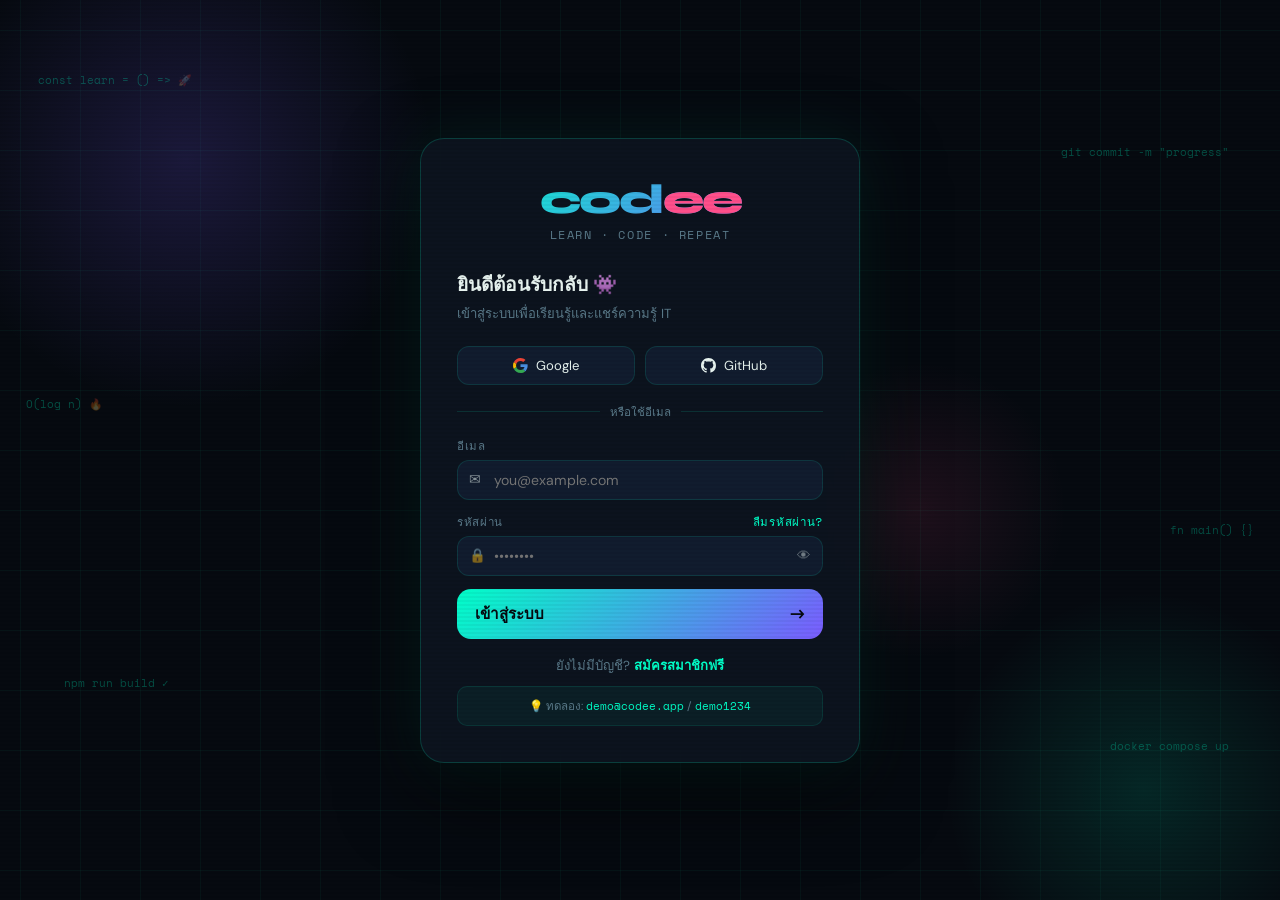
<file: index.html>
<!DOCTYPE html>
<html lang="th">
<head>
  <meta charset="UTF-8">
  <meta name="viewport" content="width=device-width, initial-scale=1.0">
  <title>Codee — Learn. Code. Repeat.</title>

  <!-- Google Fonts -->
  <link rel="preconnect" href="https://fonts.googleapis.com">
  <link href="https://fonts.googleapis.com/css2?family=Space+Mono:wght@400;700&family=Syne:wght@400;600;700;800&family=DM+Sans:wght@300;400;500&display=swap" rel="stylesheet">

  <!-- Stylesheets -->
  <link rel="stylesheet" href="css/base.css">
  <link rel="stylesheet" href="css/auth.css">
  <link rel="stylesheet" href="css/layout.css">
  <link rel="stylesheet" href="css/video.css">
  <link rel="stylesheet" href="css/modals.css">
</head>
<body>

<!-- ══════════════════════════════════
     AUTH SCREEN
══════════════════════════════════ -->
<div id="authScreen">

  <!-- Animated background -->
  <div style="position:absolute;inset:0;overflow:hidden;pointer-events:none;">
    <div style="position:absolute;inset:-50%;
      background-image:linear-gradient(rgba(0,255,200,.04) 1px,transparent 1px),
                       linear-gradient(90deg,rgba(0,255,200,.04) 1px,transparent 1px);
      background-size:60px 60px;animation:gridMove 20s linear infinite;"></div>
    <div style="position:absolute;top:-10%;left:-5%;width:500px;height:500px;border-radius:50%;
      background:radial-gradient(circle,rgba(123,92,255,.18) 0%,transparent 70%);"></div>
    <div style="position:absolute;bottom:-10%;right:-5%;width:400px;height:400px;border-radius:50%;
      background:radial-gradient(circle,rgba(0,255,200,.12) 0%,transparent 70%);"></div>
    <div style="position:absolute;top:40%;left:60%;width:300px;height:300px;border-radius:50%;
      background:radial-gradient(circle,rgba(255,79,139,.1) 0%,transparent 70%);"></div>
  </div>

  <!-- Floating code snippets -->
  <div class="float-code" style="top:8%;left:3%;animation-delay:0s">const learn = () =&gt; 🚀</div>
  <div class="float-code" style="top:16%;right:4%;animation-delay:1.5s">git commit -m "progress"</div>
  <div class="float-code" style="top:75%;left:5%;animation-delay:3s">npm run build ✓</div>
  <div class="float-code" style="top:82%;right:4%;animation-delay:.8s">docker compose up</div>
  <div class="float-code" style="top:44%;left:2%;animation-delay:2.2s">O(log n) 🔥</div>
  <div class="float-code" style="top:58%;right:2%;animation-delay:4s">fn main() {}</div>

  <!-- Auth Card -->
  <div class="auth-card" id="authCard">

    <div class="auth-logo">
      <div class="auth-logo-text">cod<em>ee</em></div>
      <div class="auth-logo-sub">LEARN · CODE · REPEAT</div>
    </div>

    <!-- ── LOGIN ── -->
    <div id="loginPanel">
      <div class="auth-title">ยินดีต้อนรับกลับ 👾</div>
      <div class="auth-sub">เข้าสู่ระบบเพื่อเรียนรู้และแชร์ความรู้ IT</div>

      <div class="social-row">
        <button class="social-btn" onclick="socialLogin('Google')">
          <svg width="15" height="15" viewBox="0 0 24 24">
            <path fill="#EA4335" d="M5.266 9.765A7.077 7.077 0 0 1 12 4.909c1.69 0 3.218.6 4.418 1.582L19.91 3C17.782 1.145 15.055 0 12 0 7.27 0 3.198 2.698 1.24 6.65l4.026 3.115z"/>
            <path fill="#34A853" d="M16.04 18.013c-1.09.703-2.474 1.078-4.04 1.078a7.077 7.077 0 0 1-6.723-4.823l-4.04 3.067A11.965 11.965 0 0 0 12 24c2.933 0 5.735-1.043 7.834-3l-3.793-2.987z"/>
            <path fill="#4A90E2" d="M19.834 21c2.195-2.048 3.62-5.096 3.62-9 0-.71-.109-1.473-.272-2.182H12v4.637h6.436c-.317 1.559-1.17 2.766-2.395 3.558L19.834 21z"/>
            <path fill="#FBBC05" d="M5.277 14.268A7.12 7.12 0 0 1 4.909 12c0-.782.125-1.533.357-2.235L1.24 6.65A11.934 11.934 0 0 0 0 12c0 1.92.445 3.73 1.237 5.335l4.04-3.067z"/>
          </svg>
          Google
        </button>
        <button class="social-btn" onclick="socialLogin('GitHub')">
          <svg width="15" height="15" viewBox="0 0 24 24" fill="var(--text)">
            <path d="M12 0C5.37 0 0 5.37 0 12c0 5.31 3.435 9.795 8.205 11.385.6.105.825-.255.825-.57 0-.285-.015-1.23-.015-2.235-3.015.555-3.795-.735-4.035-1.41-.135-.345-.72-1.41-1.23-1.695-.42-.225-1.02-.78-.015-.795.945-.015 1.62.87 1.845 1.23 1.08 1.815 2.805 1.305 3.495.99.105-.78.42-1.305.765-1.605-2.67-.3-5.46-1.335-5.46-5.925 0-1.305.465-2.385 1.23-3.225-.12-.3-.54-1.53.12-3.18 0 0 1.005-.315 3.3 1.23.96-.27 1.98-.405 3-.405s2.04.135 3 .405c2.295-1.56 3.3-1.23 3.3-1.23.66 1.65.24 2.88.12 3.18.765.84 1.23 1.905 1.23 3.225 0 4.605-2.805 5.625-5.475 5.925.435.375.81 1.095.81 2.22 0 1.605-.015 2.895-.015 3.3 0 .315.225.69.825.57A12.02 12.02 0 0 0 24 12c0-6.63-5.37-12-12-12z"/>
          </svg>
          GitHub
        </button>
      </div>

      <div class="divider">หรือใช้อีเมล</div>

      <div class="afield">
        <label class="alabel">อีเมล</label>
        <div class="ainput-wrap">
          <span class="ainput-icon">✉</span>
          <input type="email" class="ainput" id="loginEmail" placeholder="you@example.com" oninput="clearAuthErr()">
        </div>
      </div>

      <div class="afield">
        <label class="alabel">
          รหัสผ่าน
          <a onclick="forgotPwd()">ลืมรหัสผ่าน?</a>
        </label>
        <div class="ainput-wrap">
          <span class="ainput-icon">🔒</span>
          <input type="password" class="ainput" id="loginPass" placeholder="••••••••"
            oninput="clearAuthErr()" onkeydown="if(event.key==='Enter')doLogin()">
          <span class="ainput-eye" onclick="togglePwd('loginPass',this)">👁</span>
        </div>
      </div>

      <div class="auth-err" id="loginErr"></div>
      <button class="auth-submit" onclick="doLogin()">
        <span>เข้าสู่ระบบ</span><span style="font-size:1.1rem">→</span>
      </button>

      <div class="auth-switch">
        ยังไม่มีบัญชี? <span onclick="switchAuth('register')">สมัครสมาชิกฟรี</span>
      </div>

      <div style="text-align:center;margin-top:10px;padding:10px;background:rgba(0,255,200,.05);border:1px solid rgba(0,255,200,.1);border-radius:10px;font-size:.72rem;color:var(--muted);">
        💡 ทดลอง:
        <code style="color:var(--accent);font-family:'Space Mono',monospace;font-size:.7rem">demo@codee.app</code> /
        <code style="color:var(--accent);font-family:'Space Mono',monospace;font-size:.7rem">demo1234</code>
      </div>
    </div>

    <!-- ── REGISTER ── -->
    <div id="registerPanel" style="display:none">
      <div class="auth-title">สร้างบัญชีใหม่ 🚀</div>
      <div class="auth-sub">เข้าร่วมชุมชนนักพัฒนากว่า 38,000 คน</div>

      <div class="two-row" style="margin-bottom:13px">
        <div class="afield">
          <label class="alabel">ชื่อ</label>
          <div class="ainput-wrap">
            <span class="ainput-icon">👤</span>
            <input type="text" class="ainput" id="regName" placeholder="ชื่อของคุณ">
          </div>
        </div>
        <div class="afield">
          <label class="alabel">Username</label>
          <div class="ainput-wrap">
            <span class="ainput-icon" style="font-family:'Space Mono',monospace;font-size:.72rem;font-style:normal">@</span>
            <input type="text" class="ainput" id="regUser" placeholder="your_handle" oninput="checkUser(this)">
          </div>
          <div class="ustatus" id="ustatus"></div>
        </div>
      </div>

      <div class="afield">
        <label class="alabel">อีเมล</label>
        <div class="ainput-wrap">
          <span class="ainput-icon">✉</span>
          <input type="email" class="ainput" id="regEmail" placeholder="you@example.com">
        </div>
      </div>

      <div class="afield">
        <label class="alabel">รหัสผ่าน</label>
        <div class="ainput-wrap">
          <span class="ainput-icon">🔒</span>
          <input type="password" class="ainput" id="regPass" placeholder="อย่างน้อย 8 ตัวอักษร" oninput="checkStr(this.value)">
          <span class="ainput-eye" onclick="togglePwd('regPass',this)">👁</span>
        </div>
        <div class="sbar" id="sbar"><div class="sfill" id="sfill"></div></div>
        <div class="slbl" id="slbl"></div>
      </div>

      <div class="afield">
        <label class="alabel">สนใจด้านไหน?</label>
        <div class="int-wrap">
          <span class="int-tag" onclick="this.classList.toggle('on')">🌐 Web Dev</span>
          <span class="int-tag" onclick="this.classList.toggle('on')">📱 Mobile</span>
          <span class="int-tag" onclick="this.classList.toggle('on')">🤖 AI/ML</span>
          <span class="int-tag" onclick="this.classList.toggle('on')">🛡️ Security</span>
          <span class="int-tag" onclick="this.classList.toggle('on')">☁️ DevOps</span>
          <span class="int-tag" onclick="this.classList.toggle('on')">🦀 Rust/Go</span>
        </div>
      </div>

      <div class="auth-err" id="regErr"></div>
      <button class="auth-submit" onclick="doRegister()" style="background:linear-gradient(135deg,var(--accent2),var(--accent3))">
        <span>สร้างบัญชี</span><span style="font-size:1.1rem">✦</span>
      </button>

      <div class="auth-switch">
        มีบัญชีแล้ว? <span onclick="switchAuth('login')">เข้าสู่ระบบ</span>
      </div>
      <div style="text-align:center;font-size:.7rem;color:var(--muted);margin-top:8px;">
        การสมัครถือว่ายอมรับ <span style="color:var(--accent2);cursor:pointer">ข้อกำหนดการใช้งาน</span>
      </div>
    </div>

  </div><!-- /auth-card -->
</div><!-- /authScreen -->


<!-- ══════════════════════════════════
     MAIN APP
══════════════════════════════════ -->
<div id="mainApp" style="display:none;flex-direction:column;height:100%">

  <!-- TOPBAR -->
  <div class="topbar">
    <div class="logo" onclick="scrollTop()">cod<em>ee</em></div>

    <div class="search-wrap" id="swrap">
      <input type="text" id="sinput" placeholder="🔍  ค้นหาวิดีโอ หัวข้อ หรือถาม AI…" autocomplete="off">
      <span class="search-ic">⌘</span>
      <div class="sdd" id="sdd">
        <div class="sdd-hint"><em>AI</em> <span id="sddhint">พิมพ์เพื่อค้นหา…</span></div>
        <div id="sdditems"></div>
        <div class="sdd-ai">
          <div class="sdd-ai-lbl">✦ Codee AI ตอบ</div>
          <div class="sdd-ai-txt" id="sddai">ถามหรือค้นหาเพื่อดูคำตอบ</div>
        </div>
      </div>
    </div>

    <div class="nav-actions">
      <button class="btn-upload" onclick="openUpload()">＋ อัพโหลด</button>
      <div class="uavatar" id="uavbtn"
           style="background:linear-gradient(135deg,var(--accent2),var(--accent))"
           onclick="toggleUMenu()">
        <span id="uinit">?</span>
        <div class="umenu" id="umenu">
          <div class="umi" onclick="openProfile()">👤 โปรไฟล์ของฉัน</div>
          <div class="umi" onclick="openSaved()">🔖 วิดีโอที่บันทึก</div>
          <div class="umi" onclick="openMyVids()">🎬 วิดีโอของฉัน</div>
          <div class="um-div"></div>
          <div class="umi" onclick="doLogout()" style="color:var(--accent3)">🚪 ออกจากระบบ</div>
        </div>
      </div>
    </div>
  </div><!-- /topbar -->

  <div class="app-body">

    <!-- SIDEBAR -->
    <div class="sidebar">
      <div class="navi active" onclick="setNav(this,'all')"><span class="nav-ico">⚡</span> สำหรับคุณ</div>
      <div class="navi" onclick="setNav(this,'trending')"><span class="nav-ico">🔥</span> กำลังนิยม <span class="nav-bdg">12</span></div>
      <div class="navi" onclick="setNav(this,'saved')"><span class="nav-ico">🔖</span> บันทึกแล้ว</div>
      <div class="navi" onclick="setNav(this,'following')"><span class="nav-ico">👥</span> กำลังติดตาม</div>
      <div class="navi" onclick="setNav(this,'leaderboard')"><span class="nav-ico">🏆</span> ลีดเดอร์บอร์ด</div>
      <div class="nav-lbl">หมวดหมู่</div>
      <div class="navi" onclick="catFilter('Web')"><span class="nav-ico">🌐</span> Web Dev</div>
      <div class="navi" onclick="catFilter('Mobile')"><span class="nav-ico">📱</span> Mobile</div>
      <div class="navi" onclick="catFilter('AI')"><span class="nav-ico">🤖</span> AI / ML</div>
      <div class="navi" onclick="catFilter('Security')"><span class="nav-ico">🛡️</span> Security</div>
      <div class="navi" onclick="catFilter('DevOps')"><span class="nav-ico">☁️</span> DevOps</div>
      <div class="navi" onclick="catFilter('Game')"><span class="nav-ico">🎮</span> Game Dev</div>
      <div class="nav-lbl">แท็กยอดนิยม</div>
      <div class="tag-cloud">
        <span class="tag" onclick="tagSearch('javascript')">#js</span>
        <span class="tag" onclick="tagSearch('python')">#python</span>
        <span class="tag" onclick="tagSearch('react')">#react</span>
        <span class="tag" onclick="tagSearch('go')">#go</span>
        <span class="tag" onclick="tagSearch('rust')">#rust</span>
        <span class="tag" onclick="tagSearch('sql')">#sql</span>
        <span class="tag" onclick="tagSearch('docker')">#docker</span>
        <span class="tag" onclick="tagSearch('typescript')">#ts</span>
      </div>
    </div><!-- /sidebar -->

    <!-- FEED -->
    <div class="feed-area">
      <div class="feed-tabs">
        <div class="feed-tab active" onclick="setTab(this,'all')">⚡ For You</div>
        <div class="feed-tab" onclick="setTab(this,'trending')">🔥 Trending</div>
        <div class="feed-tab" onclick="setTab(this,'following')">👥 Following</div>
        <div class="feed-tab" onclick="setTab(this,'new')">🆕 New</div>
        <div class="feed-tab" onclick="setTab(this,'ai')">🤖 AI Picks</div>
      </div>
      <div class="vstack" id="vstack"></div>
    </div><!-- /feed-area -->

    <!-- RIGHT PANEL (AI Chat) -->
    <div class="rpanel">
      <div class="phdr"><div class="ldot"></div> Codee AI</div>
      <div class="stats-mini">
        <div class="stit"><div class="stnum">4.2K</div><div class="stlbl">วิดีโอ</div></div>
        <div class="stit"><div class="stnum">38K</div><div class="stlbl">ผู้ใช้</div></div>
        <div class="stit"><div class="stnum">∞</div><div class="stlbl">ความรู้</div></div>
      </div>
      <div class="aichat" id="aichat"></div>
      <div class="airow">
        <textarea class="aitxt" id="aiinput" placeholder="ถาม AI…" onkeydown="aiKey(event)"></textarea>
        <button class="aisend" id="aisend" onclick="sendAI()">↑</button>
      </div>
    </div><!-- /rpanel -->

  </div><!-- /app-body -->

  <!-- MOBILE NAV -->
  <div class="mobnav">
    <div class="mobnav-inner">
      <div class="mobi active" onclick="mobNav(this)"><div class="mobico">⚡</div>หน้าหลัก</div>
      <div class="mobi" onclick="mobNav(this);document.getElementById('sinput').focus()"><div class="mobico">🔍</div>ค้นหา</div>
      <button class="mobplus" onclick="openUpload()">＋</button>
      <div class="mobi" onclick="mobNav(this)"><div class="mobico">🔖</div>บันทึก</div>
      <div class="mobi" onclick="mobNav(this);openProfile()"><div class="mobico">👤</div>โปรไฟล์</div>
    </div>
  </div>

</div><!-- /mainApp -->


<!-- ══════════════════════════════════
     MODALS
══════════════════════════════════ -->

<!-- Upload -->
<div class="mbg" id="uploadM">
  <div class="mbox">
    <button class="closebtn" onclick="closeUpload()">✕</button>
    <div class="mtitle">อัพโหลดวิดีโอ</div>
    <div class="uzone" id="uzone"
         ondrop="onDrop(event)" ondragover="onDragOver(event)" ondragleave="onDragLeave()">
      <input type="file" id="fileinput" accept="video/*" onchange="onFileSelect(event)">
      <div id="uprompt">
        <div class="uzico">🎬</div>
        <div class="uztxt">ลากวิดีโอมาวางที่นี่ หรือ <strong>คลิกเพื่อเลือกไฟล์</strong><br>MP4, MOV, WebM · สูงสุด 500MB</div>
      </div>
    </div>
    <div class="uzprev" id="uzprev">
      <video id="pvid" controls></video>
      <div class="uzinfo" id="uzinfo"></div>
    </div>
    <div class="uprog" id="uprog">
      <div class="upbar"><div class="upfill" id="upfill"></div></div>
      <div class="uplbl" id="uplbl">กำลังอัพโหลด…</div>
    </div>
    <div class="ff"><label class="fl">ชื่อวิดีโอ *</label>
      <input class="fi" type="text" id="vtitle" placeholder="เช่น: สอน React Hooks ใน 5 นาที">
    </div>
    <div class="ff"><label class="fl">คำอธิบาย + แท็ก</label>
      <input class="fi" type="text" id="vdesc" placeholder="#javascript #react #webdev">
    </div>
    <div class="ff"><label class="fl">หมวดหมู่</label>
      <select class="fi" id="vcat" style="cursor:pointer">
        <option>Web Development</option>
        <option>Mobile Development</option>
        <option>AI / Machine Learning</option>
        <option>Security / Hacking</option>
        <option>DevOps / Cloud</option>
        <option>Game Development</option>
        <option>Database</option>
        <option>Algorithms</option>
      </select>
    </div>
    <div class="wnote">
      🔒 <strong>ลายน้ำอัตโนมัติ:</strong> เมื่อมีคนดาวน์โหลด ระบบจะฝัง
      <code style="color:var(--accent);font-family:'Space Mono',monospace;font-size:.73rem">@username · codee.app</code>
      ไว้ในคลิปเพื่อปกป้องลิขสิทธิ์
    </div>
    <div class="mact">
      <button class="bcancel" onclick="closeUpload()">ยกเลิก</button>
      <button class="bpub" onclick="publishVid()">🚀 เผยแพร่</button>
    </div>
  </div>
</div>

<!-- Comments -->
<div class="mbg" id="comM">
  <div class="mbox" style="max-width:470px">
    <button class="closebtn" onclick="window._comments.close()">✕</button>
    <div class="mtitle" id="comTitle">ความคิดเห็น</div>
    <div class="clist" id="clist"></div>
    <div class="comrow">
      <input type="text" class="cominp" id="cominp" placeholder="แสดงความคิดเห็น…"
             onkeydown="if(event.key==='Enter')window._comments.submit()">
      <button class="comsend" onclick="window._comments.submit()">ส่ง</button>
    </div>
  </div>
</div>

<!-- Share -->
<div class="mbg" id="shareM">
  <div class="mbox" style="max-width:400px">
    <button class="closebtn" onclick="window._share.close()">✕</button>
    <div class="mtitle">แชร์วิดีโอ</div>
    <div style="display:grid;grid-template-columns:1fr 1fr;gap:9px;margin-bottom:14px">
      <button class="abtn" style="justify-content:center;padding:13px" onclick="copyLink()">🔗 คัดลอกลิงก์</button>
      <button class="abtn" style="justify-content:center;padding:13px" onclick="shareTo('LINE')">💚 LINE</button>
      <button class="abtn" style="justify-content:center;padding:13px" onclick="shareTo('Facebook')">📘 Facebook</button>
      <button class="abtn" style="justify-content:center;padding:13px" onclick="shareTo('Twitter/X')">🐦 Twitter/X</button>
    </div>
    <div style="background:var(--surface2);border:1px solid var(--border);border-radius:10px;padding:9px 12px;display:flex;align-items:center;gap:8px">
      <span style="flex:1;font-family:'Space Mono',monospace;font-size:.7rem;color:var(--muted);overflow:hidden;text-overflow:ellipsis;white-space:nowrap" id="shareLink">https://codee.app/v/</span>
      <button class="bcancel" style="padding:4px 10px;font-size:.72rem" onclick="copyLink()">คัดลอก</button>
    </div>
  </div>
</div>

<!-- Profile Panel -->
<div class="ppanel" id="ppanel">
  <div class="psidebar">
    <button class="pclose" onclick="closeProfile()">← ปิด</button>
    <div class="phdr2">
      <div class="pavlg" id="pavlg" style="background:linear-gradient(135deg,var(--accent2),var(--accent))"></div>
      <div>
        <div class="pname" id="pname"></div>
        <div class="phandle" id="phandle"></div>
        <div class="pbio">นักพัฒนาที่หลงรักการแชร์ความรู้ด้าน IT 💻</div>
      </div>
    </div>
    <div class="pstats">
      <div class="psit"><div class="psnum" id="myvcount">0</div><div class="pslbl">วิดีโอ</div></div>
      <div class="psit"><div class="psnum">0</div><div class="pslbl">ผู้ติดตาม</div></div>
      <div class="psit"><div class="psnum">0</div><div class="pslbl">ติดตาม</div></div>
    </div>
    <div class="psec">
      <div class="psectitle">วิดีโอของฉัน</div>
      <div class="pgrid" id="myvgrid"></div>
    </div>
    <div class="psec">
      <div class="psectitle">วิดีโอที่บันทึก</div>
      <div id="svlist" style="font-size:.82rem;color:var(--muted)">ยังไม่มี</div>
    </div>
  </div>
</div>

<!-- Toast -->
<div class="toast" id="toast"></div>


<!-- ══════════════════════════════════
     SCRIPTS  (ES Modules)
══════════════════════════════════ -->
<script type="module" src="js/main.js"></script>

</body>
</html>
</file>
<file: css/base.css>
/* ══════════════════════════════════════
   base.css — CSS Variables & Reset
   Codee App
══════════════════════════════════════ */

:root {
  --bg:       #060a10;
  --surface:  #0d1520;
  --surface2: #111c2e;
  --border:   rgba(0, 255, 200, 0.12);
  --accent:   #00ffc8;
  --accent2:  #7b5cff;
  --accent3:  #ff4f8b;
  --text:     #e8f4f0;
  --muted:    #5a7a8a;
  --glow:     0 0 20px rgba(0, 255, 200, 0.25);
  --glow2:    0 0 20px rgba(123, 92, 255, 0.30);
  --radius:   12px;
  --radius-lg:20px;
}

* { margin: 0; padding: 0; box-sizing: border-box; }
html, body { height: 100%; overflow: hidden; }

body {
  background: var(--bg);
  color: var(--text);
  font-family: 'DM Sans', sans-serif;
  display: flex;
  flex-direction: column;
}

/* Scan-line overlay */
body::before {
  content: '';
  position: fixed; inset: 0;
  pointer-events: none; z-index: 9999;
  background: repeating-linear-gradient(
    0deg,
    transparent, transparent 2px,
    rgba(0, 0, 0, 0.04) 2px, rgba(0, 0, 0, 0.04) 4px
  );
}

/* ── Scrollbar ── */
::-webkit-scrollbar { width: 3px; height: 3px; }
::-webkit-scrollbar-track { background: transparent; }
::-webkit-scrollbar-thumb { background: var(--border); border-radius: 4px; }

/* ── Keyframes ── */
@keyframes gridMove   { to { transform: translate(60px, 60px); } }
@keyframes cardIn     { from { opacity: 0; transform: translateY(28px) scale(.97); } to { opacity: 1; transform: none; } }
@keyframes floatDrift { 0%{opacity:0;transform:translateY(0)} 20%{opacity:.28} 80%{opacity:.28} 100%{opacity:0;transform:translateY(-40px)} }
@keyframes shake      { 0%,100%{transform:none} 25%{transform:translateX(-6px)} 75%{transform:translateX(6px)} }
@keyframes pulse      { 0%,100%{opacity:1} 50%{opacity:.3} }
@keyframes slideIn    { from { transform: translateX(100%); } to { transform: none; } }

/* ── Utility ── */
.glow-text {
  background: linear-gradient(135deg, var(--accent), var(--accent2));
  -webkit-background-clip: text;
  -webkit-text-fill-color: transparent;
}
</file>
<file: css/auth.css>
/* ══════════════════════════════════════
   auth.css — Login / Register Screen
   Codee App
══════════════════════════════════════ */

#authScreen {
  position: fixed; inset: 0; z-index: 8000;
  background: var(--bg);
  display: flex; align-items: center; justify-content: center;
  overflow: hidden;
}

/* Floating code snippets */
.float-code {
  position: absolute;
  font-family: 'Space Mono', monospace;
  font-size: .68rem;
  color: rgba(0, 255, 200, 0.28);
  pointer-events: none;
  white-space: nowrap;
  animation: floatDrift 9s ease-in-out infinite;
}

/* Auth Card */
.auth-card {
  position: relative; z-index: 2;
  width: min(440px, 95vw);
  background: rgba(13, 21, 32, 0.93);
  border: 1px solid rgba(0, 255, 200, 0.18);
  border-radius: 24px;
  padding: 36px;
  backdrop-filter: blur(30px);
  box-shadow: 0 0 60px rgba(0,255,200,.08), 0 30px 80px rgba(0,0,0,.6);
  animation: cardIn .6s cubic-bezier(.34,1.56,.64,1) both;
  max-height: 96vh;
  overflow-y: auto;
}

/* Logo */
.auth-logo        { text-align: center; margin-bottom: 26px; }
.auth-logo-text   { font-family: 'Syne', sans-serif; font-weight: 800; font-size: 2.6rem; letter-spacing: -2px; background: linear-gradient(135deg, #00ffc8, #7b5cff); -webkit-background-clip: text; -webkit-text-fill-color: transparent; }
.auth-logo-text em{ -webkit-text-fill-color: #ff4f8b; font-style: normal; }
.auth-logo-sub    { font-size: .72rem; color: var(--muted); font-family: 'Space Mono', monospace; letter-spacing: .14em; margin-top: 2px; }

/* Headings */
.auth-title { font-family: 'Syne', sans-serif; font-weight: 700; font-size: 1.2rem; margin-bottom: 4px; }
.auth-sub   { font-size: .82rem; color: var(--muted); margin-bottom: 22px; }

/* Social buttons */
.social-row { display: flex; gap: 10px; margin-bottom: 18px; }
.social-btn {
  flex: 1; display: flex; align-items: center; justify-content: center; gap: 8px;
  background: var(--surface2); border: 1px solid var(--border); border-radius: var(--radius);
  padding: 10px; color: var(--text); font-family: 'DM Sans', sans-serif; font-size: .82rem;
  cursor: pointer; transition: all .2s;
}
.social-btn:hover { border-color: var(--accent); background: rgba(0,255,200,.06); }

/* Divider */
.divider { display: flex; align-items: center; gap: 10px; color: var(--muted); font-size: .72rem; margin-bottom: 16px; }
.divider::before, .divider::after { content: ''; flex: 1; height: 1px; background: var(--border); }

/* Form fields */
.afield      { margin-bottom: 13px; }
.alabel      { display: flex; justify-content: space-between; font-size: .72rem; color: var(--muted); font-family: 'Space Mono', monospace; letter-spacing: .06em; margin-bottom: 5px; }
.alabel a    { color: var(--accent); cursor: pointer; font-weight: 400; }
.ainput-wrap { position: relative; display: flex; align-items: center; }
.ainput-icon { position: absolute; left: 12px; font-size: .85rem; pointer-events: none; opacity: .55; }
.ainput {
  width: 100%; background: var(--surface2); border: 1px solid var(--border);
  border-radius: var(--radius); padding: 10px 36px;
  color: var(--text); font-family: 'DM Sans', sans-serif; font-size: .88rem;
  outline: none; transition: all .2s;
}
.ainput:focus { border-color: var(--accent); box-shadow: 0 0 0 3px rgba(0,255,200,.08); }
.ainput.shake { animation: shake .3s; }
.ainput-eye  { position: absolute; right: 12px; cursor: pointer; opacity: .45; font-size: .85rem; transition: opacity .2s; user-select: none; }
.ainput-eye:hover { opacity: 1; }

/* Password strength */
.sbar  { height: 4px; border-radius: 2px; background: var(--surface2); margin-top: 6px; overflow: hidden; display: none; }
.sfill { height: 100%; border-radius: 2px; transition: all .3s; }
.slbl  { font-size: .68rem; font-family: 'Space Mono', monospace; margin-top: 3px; }

/* Error message */
.auth-err      { background: rgba(255,79,139,.1); border: 1px solid rgba(255,79,139,.25); border-radius: 10px; padding: 8px 12px; font-size: .8rem; color: #ff4f8b; margin-bottom: 10px; display: none; }
.auth-err.show { display: block; }

/* Submit button */
.auth-submit {
  width: 100%; padding: 13px 18px; border: none; border-radius: 14px;
  background: linear-gradient(135deg, var(--accent), var(--accent2));
  color: var(--bg); font-family: 'Syne', sans-serif; font-weight: 700; font-size: .95rem;
  cursor: pointer; display: flex; align-items: center; justify-content: space-between;
  transition: all .2s; margin-top: 6px;
}
.auth-submit:hover { transform: translateY(-2px); box-shadow: 0 8px 30px rgba(0,255,200,.3); }

/* Switch link */
.auth-switch     { text-align: center; font-size: .82rem; color: var(--muted); margin-top: 16px; }
.auth-switch span{ color: var(--accent); cursor: pointer; font-weight: 600; }

/* Register extras */
.int-wrap  { display: flex; flex-wrap: wrap; gap: 6px; margin-top: 5px; }
.int-tag   { background: var(--surface2); border: 1px solid var(--border); border-radius: 20px; padding: 5px 12px; font-size: .76rem; cursor: pointer; transition: all .2s; user-select: none; }
.int-tag.on{ background: rgba(123,92,255,.2); border-color: var(--accent2); color: var(--accent2); }
.two-row   { display: flex; gap: 10px; margin-bottom: 0; }
.two-row .afield { flex: 1; }
.ustatus   { font-size: .68rem; font-family: 'Space Mono', monospace; margin-top: 3px; }
</file>
<file: css/layout.css>
/* ══════════════════════════════════════
   layout.css — Topbar, Sidebar, Feed, Right Panel
   Codee App
══════════════════════════════════════ */

/* ── TOPBAR ── */
.topbar {
  flex-shrink: 0; display: flex; align-items: center; gap: 12px;
  padding: 10px 20px;
  background: rgba(6, 10, 16, 0.95);
  border-bottom: 1px solid var(--border);
  backdrop-filter: blur(20px);
  position: relative; z-index: 100;
}
.logo    { font-family: 'Syne', sans-serif; font-weight: 800; font-size: 1.6rem; letter-spacing: -1px; background: linear-gradient(135deg, var(--accent), var(--accent2)); -webkit-background-clip: text; -webkit-text-fill-color: transparent; flex-shrink: 0; cursor: pointer; }
.logo em { -webkit-text-fill-color: var(--accent3); font-style: normal; }

/* Search */
.search-wrap        { flex: 1; max-width: 520px; position: relative; margin: 0 auto; }
.search-wrap input  { width: 100%; background: var(--surface); border: 1px solid var(--border); border-radius: var(--radius); padding: 9px 42px 9px 16px; color: var(--text); font-family: 'DM Sans', sans-serif; font-size: .9rem; outline: none; transition: all .25s; }
.search-wrap input:focus { border-color: var(--accent); box-shadow: var(--glow); }
.search-wrap input::placeholder { color: var(--muted); }
.search-ic { position: absolute; right: 12px; top: 50%; transform: translateY(-50%); color: var(--accent); pointer-events: none; font-size: .85rem; }

/* Search dropdown */
.sdd       { display: none; position: absolute; top: calc(100% + 6px); left: 0; right: 0; background: var(--surface); border: 1px solid var(--border); border-radius: 14px; z-index: 500; overflow: hidden; box-shadow: 0 20px 60px rgba(0,0,0,.6); max-height: 400px; overflow-y: auto; }
.sdd.open  { display: block; }
.sdd-hint  { padding: 10px 14px; border-bottom: 1px solid var(--border); font-size: .72rem; color: var(--muted); font-family: 'Space Mono', monospace; display: flex; align-items: center; gap: 6px; }
.sdd-hint em { color: var(--accent); font-style: normal; }
.sdd-item  { padding: 9px 14px; display: flex; align-items: center; gap: 10px; cursor: pointer; transition: background .15s; font-size: .84rem; }
.sdd-item:hover { background: rgba(0,255,200,.06); }
.sdd-ico   { color: var(--accent2); width: 20px; text-align: center; }
.sdd-ai    { padding: 13px; border-top: 1px solid var(--border); background: rgba(0,255,200,.04); }
.sdd-ai-lbl{ font-family: 'Space Mono', monospace; font-size: .62rem; color: var(--accent); margin-bottom: 5px; }
.sdd-ai-txt{ font-size: .82rem; line-height: 1.6; color: var(--text); }
.sdd-ai-txt code { background: var(--surface2); padding: 1px 5px; border-radius: 4px; font-family: 'Space Mono', monospace; font-size: .76rem; color: var(--accent); }

/* Nav actions */
.nav-actions { display: flex; gap: 8px; align-items: center; flex-shrink: 0; }
.btn-upload  { background: linear-gradient(135deg, var(--accent2), var(--accent3)); border: none; border-radius: 10px; padding: 8px 16px; color: #fff; font-family: 'Syne', sans-serif; font-weight: 600; font-size: .84rem; cursor: pointer; display: flex; align-items: center; gap: 6px; transition: all .2s; }
.btn-upload:hover { transform: translateY(-1px); box-shadow: 0 4px 20px rgba(123,92,255,.4); }

/* User avatar & dropdown */
.uavatar       { width: 34px; height: 34px; border-radius: 50%; display: flex; align-items: center; justify-content: center; font-family: 'Syne', sans-serif; font-weight: 700; font-size: .85rem; cursor: pointer; flex-shrink: 0; border: 2px solid var(--accent); position: relative; }
.umenu         { display: none; position: absolute; top: calc(100% + 8px); right: 0; background: var(--surface); border: 1px solid var(--border); border-radius: 14px; min-width: 185px; box-shadow: 0 20px 50px rgba(0,0,0,.5); z-index: 300; overflow: hidden; }
.umenu.open    { display: block; }
.umi           { padding: 11px 16px; cursor: pointer; font-size: .84rem; transition: background .15s; display: flex; align-items: center; gap: 10px; }
.umi:hover     { background: rgba(0,255,200,.06); color: var(--accent); }
.um-div        { height: 1px; background: var(--border); }

/* ── APP BODY ── */
.app-body { flex: 1; display: flex; overflow: hidden; }

/* ── SIDEBAR ── */
.sidebar { width: 210px; flex-shrink: 0; background: var(--surface); border-right: 1px solid var(--border); display: flex; flex-direction: column; padding: 10px 0; overflow-y: auto; }
.nav-lbl { font-size: .62rem; font-weight: 600; letter-spacing: .12em; color: var(--muted); padding: 10px 10px 4px; font-family: 'Space Mono', monospace; }
.navi       { display: flex; align-items: center; gap: 10px; padding: 8px 12px; border-radius: 10px; cursor: pointer; transition: all .2s; font-size: .86rem; color: var(--muted); margin: 1px 8px; }
.navi:hover,
.navi.active{ background: rgba(0,255,200,.08); color: var(--accent); }
.navi.active{ font-weight: 500; }
.nav-ico    { width: 18px; text-align: center; font-size: .95rem; }
.nav-bdg    { margin-left: auto; background: var(--accent3); color: #fff; border-radius: 6px; padding: 1px 6px; font-size: .68rem; font-weight: 600; }
.tag-cloud  { padding: 6px 10px; display: flex; flex-wrap: wrap; gap: 5px; }
.tag        { background: rgba(123,92,255,.12); border: 1px solid rgba(123,92,255,.22); color: var(--accent2); border-radius: 20px; padding: 3px 10px; font-size: .72rem; cursor: pointer; transition: all .2s; font-family: 'Space Mono', monospace; }
.tag:hover  { background: rgba(123,92,255,.28); }

/* ── FEED AREA ── */
.feed-area  { flex: 1; overflow: hidden; display: flex; flex-direction: column; min-width: 0; }
.feed-tabs  { display: flex; border-bottom: 1px solid var(--border); background: rgba(6,10,16,.8); padding: 0 16px; flex-shrink: 0; overflow-x: auto; scrollbar-width: none; }
.feed-tabs::-webkit-scrollbar { display: none; }
.feed-tab   { padding: 11px 16px; font-family: 'Syne', sans-serif; font-weight: 600; font-size: .85rem; color: var(--muted); cursor: pointer; border-bottom: 2px solid transparent; transition: all .2s; white-space: nowrap; flex-shrink: 0; }
.feed-tab.active { color: var(--accent); border-bottom-color: var(--accent); }
.feed-tab:hover  { color: var(--text); }
.vstack          { flex: 1; overflow-y: auto; scroll-snap-type: y mandatory; scrollbar-width: none; }
.vstack::-webkit-scrollbar { display: none; }

/* ── RIGHT PANEL (AI Chat) ── */
.rpanel    { width: 265px; flex-shrink: 0; background: var(--surface); border-left: 1px solid var(--border); display: flex; flex-direction: column; overflow: hidden; }
.phdr      { padding: 11px 13px; border-bottom: 1px solid var(--border); font-family: 'Syne', sans-serif; font-weight: 700; font-size: .87rem; display: flex; align-items: center; gap: 7px; }
.ldot      { width: 7px; height: 7px; border-radius: 50%; background: var(--accent); animation: pulse 2s infinite; }
.stats-mini{ display: flex; border-bottom: 1px solid var(--border); flex-shrink: 0; }
.stit      { flex: 1; padding: 7px 5px; text-align: center; border-right: 1px solid var(--border); }
.stit:last-child { border-right: none; }
.stnum     { font-family: 'Space Mono', monospace; font-size: .8rem; font-weight: 700; color: var(--accent); }
.stlbl     { font-size: .58rem; color: var(--muted); text-transform: uppercase; letter-spacing: .06em; }

/* AI Chat messages */
.aichat    { flex: 1; overflow-y: auto; padding: 10px; display: flex; flex-direction: column; gap: 8px; }
.msg       { display: flex; flex-direction: column; gap: 3px; }
.mbub      { padding: 9px 11px; border-radius: 12px; font-size: .79rem; line-height: 1.55; max-width: 96%; }
.msg.ai   .mbub { background: rgba(0,255,200,.07); border: 1px solid rgba(0,255,200,.13); color: var(--text); border-top-left-radius: 4px; }
.msg.user .mbub { background: rgba(123,92,255,.2); border: 1px solid rgba(123,92,255,.25); align-self: flex-end; border-top-right-radius: 4px; }
.mlbl      { font-family: 'Space Mono', monospace; font-size: .59rem; color: var(--muted); padding: 0 3px; }
.msg.user .mlbl { align-self: flex-end; }
.mbub code { background: var(--surface2); padding: 1px 5px; border-radius: 4px; font-family: 'Space Mono', monospace; font-size: .74rem; color: var(--accent); }
.mbub pre  { background: var(--surface2); border: 1px solid var(--border); border-radius: 8px; padding: 8px; margin-top: 6px; overflow-x: auto; font-size: .7rem; line-height: 1.5; }

/* AI input row */
.airow     { padding: 9px; border-top: 1px solid var(--border); display: flex; gap: 7px; }
.aitxt     { flex: 1; background: var(--surface2); border: 1px solid var(--border); border-radius: 10px; padding: 7px 10px; color: var(--text); font-family: 'DM Sans', sans-serif; font-size: .79rem; outline: none; resize: none; height: 35px; transition: border-color .2s; line-height: 1.4; }
.aitxt:focus { border-color: var(--accent); }
.aisend    { background: var(--accent2); border: none; border-radius: 10px; width: 35px; height: 35px; display: flex; align-items: center; justify-content: center; color: #fff; cursor: pointer; font-size: .9rem; transition: all .2s; flex-shrink: 0; }
.aisend:hover    { background: var(--accent); color: var(--bg); }
.aisend:disabled { opacity: .35; cursor: not-allowed; }

/* ── MOBILE NAV ── */
.mobnav         { display: none; flex-shrink: 0; background: var(--surface); border-top: 1px solid var(--border); padding: 7px 0 12px; }
.mobnav-inner   { display: flex; justify-content: space-around; align-items: center; }
.mobi           { display: flex; flex-direction: column; align-items: center; gap: 2px; color: var(--muted); cursor: pointer; transition: color .2s; font-size: .59rem; font-family: 'Space Mono', monospace; padding: 4px 8px; }
.mobi.active,
.mobi:hover     { color: var(--accent); }
.mobico         { font-size: 1.2rem; }
.mobplus        { background: linear-gradient(135deg, var(--accent2), var(--accent3)); border: none; border-radius: 13px; width: 48px; height: 33px; display: flex; align-items: center; justify-content: center; color: #fff; font-size: 1.25rem; cursor: pointer; }

/* ── RESPONSIVE ── */
@media (max-width: 900px) {
  .sidebar { display: none; }
  .rpanel  { display: none; }
  .mobnav  { display: block; }
  .vcard   { padding: 10px; height: calc(100vh - 110px); }
  .vplayer { width: min(250px, 44vw); }
}
@media (max-width: 620px) {
  .topbar                  { padding: 8px 10px; gap: 8px; }
  .nav-actions .btn-upload { display: none; }
  .logo                    { font-size: 1.3rem; }
  .search-wrap             { max-width: none; }
  .vcard   { flex-direction: column; padding: 10px; height: auto; min-height: 100%; }
  .vplayer { width: 100%; height: 270px; }
}
</file>
<file: css/video.css>
/* ══════════════════════════════════════
   video.css — Video Card & Action Buttons
   Codee App
══════════════════════════════════════ */

/* ── VIDEO CARD ── */
.vcard {
  scroll-snap-align: start;
  height: calc(100vh - 96px);
  min-height: 480px;
  display: flex; gap: 14px; padding: 14px;
  align-items: stretch; position: relative;
}
.vcard:not(:last-child)::after {
  content: ''; position: absolute; bottom: 0; left: 14px; right: 14px;
  height: 1px; background: var(--border);
}

/* ── VIDEO PLAYER ── */
.vplayer {
  flex-shrink: 0;
  width: min(330px, 50vw);
  background: #000;
  border-radius: 16px;
  position: relative; overflow: hidden;
  border: 1px solid var(--border);
  cursor: pointer; min-height: 300px;
}
.vthumb   { width: 100%; height: 100%; display: flex; align-items: center; justify-content: center; font-size: 4rem; }
.voverlay { position: absolute; inset: 0; background: linear-gradient(to top, rgba(0,0,0,.85) 0%, transparent 55%); display: flex; flex-direction: column; justify-content: flex-end; padding: 14px; }

/* Play button */
.playbtn {
  position: absolute; top: 50%; left: 50%; transform: translate(-50%, -50%);
  width: 52px; height: 52px; border-radius: 50%;
  background: rgba(0,255,200,.18); border: 2px solid var(--accent);
  display: flex; align-items: center; justify-content: center;
  font-size: 1.2rem; transition: all .2s; backdrop-filter: blur(8px);
}
.vplayer:hover .playbtn { background: rgba(0,255,200,.32); box-shadow: var(--glow); transform: translate(-50%,-50%) scale(1.08); }
.playbtn.playing         { background: rgba(0,255,200,.32); }

/* Watermark */
.vwm { position: absolute; bottom: 20px; right: 10px; font-family: 'Space Mono', monospace; font-size: .56rem; color: rgba(255,255,255,.3); pointer-events: none; }

/* Video tags & title */
.vtags  { display: flex; gap: 5px; flex-wrap: wrap; margin-bottom: 4px; }
.vtag   { background: rgba(0,255,200,.15); border: 1px solid rgba(0,255,200,.28); color: var(--accent); border-radius: 6px; padding: 2px 7px; font-family: 'Space Mono', monospace; font-size: .6rem; }
.vtitle { font-family: 'Syne', sans-serif; font-weight: 700; font-size: .88rem; line-height: 1.3; color: #fff; }

/* Progress bar */
.vprog  { position: absolute; bottom: 0; left: 0; right: 0; height: 3px; background: rgba(255,255,255,.1); }
.vpfill { height: 100%; background: linear-gradient(90deg, var(--accent), var(--accent2)); transition: width .3s; }

/* ── VIDEO INFO PANEL ── */
.vinfo  { flex: 1; display: flex; flex-direction: column; gap: 10px; min-width: 0; overflow: hidden; }

/* Creator meta */
.vmeta  { display: flex; align-items: center; gap: 9px; }
.cavatar{ width: 38px; height: 38px; border-radius: 50%; flex-shrink: 0; display: flex; align-items: center; justify-content: center; font-family: 'Syne', sans-serif; font-weight: 700; font-size: .88rem; border: 2px solid var(--accent); }
.cname  { font-family: 'Syne', sans-serif; font-weight: 700; font-size: .9rem; }
.chandle{ color: var(--muted); font-size: .76rem; margin-top: 1px; }
.bfollow       { margin-left: auto; background: transparent; border: 1px solid var(--accent); border-radius: 8px; color: var(--accent); padding: 5px 12px; font-family: 'Syne', sans-serif; font-weight: 600; font-size: .76rem; cursor: pointer; transition: all .2s; flex-shrink: 0; }
.bfollow:hover,
.bfollow.on    { background: var(--accent); color: var(--bg); }

/* Description */
.vdesc     { font-size: .84rem; color: var(--text); line-height: 1.6; }
.vdesc .hl { color: var(--accent); font-family: 'Space Mono', monospace; font-size: .76rem; }

/* Code preview block */
.cprev {
  background: var(--surface2); border: 1px solid var(--border);
  border-radius: 12px; padding: 12px;
  font-family: 'Space Mono', monospace; font-size: .72rem; line-height: 1.7;
  overflow: hidden; position: relative; flex-shrink: 0;
}
.cprev::before { content: ''; position: absolute; top: 0; left: 0; right: 0; height: 25px; background: rgba(123,92,255,.1); border-bottom: 1px solid var(--border); }
.cdots          { position: absolute; top: 7px; left: 10px; display: flex; gap: 5px; }
.cdots span     { width: 9px; height: 9px; border-radius: 50%; }
.cdots span:nth-child(1) { background: #ff4f8b; }
.cdots span:nth-child(2) { background: #ffb800; }
.cdots span:nth-child(3) { background: #00ffc8; }
.cbody { margin-top: 16px; }

/* Syntax highlight helpers */
.kw  { color: var(--accent2); }
.fn  { color: var(--accent); }
.str { color: #ffb800; }
.cm  { color: var(--muted); }
.num { color: var(--accent3); }

/* ── ACTION BAR ── */
.actbar { display: flex; gap: 7px; flex-wrap: wrap; margin-top: auto; }
.abtn   {
  display: flex; align-items: center; gap: 5px;
  background: var(--surface2); border: 1px solid var(--border); border-radius: 10px;
  padding: 7px 11px; color: var(--text); cursor: pointer; transition: all .2s;
  font-size: .78rem; font-family: 'DM Sans', sans-serif;
}
.abtn:hover  { border-color: var(--accent); color: var(--accent); }
.abtn.liked  { color: var(--accent3); border-color: var(--accent3); }
.abtn.saved  { color: var(--accent2); border-color: var(--accent2); }
.anum        { font-family: 'Space Mono', monospace; font-size: .74rem; }

/* Download button */
.bdl {
  background: linear-gradient(135deg, rgba(0,255,200,.1), rgba(123,92,255,.1));
  border: 1px solid var(--accent); border-radius: 10px;
  padding: 7px 13px; color: var(--accent); cursor: pointer;
  display: flex; align-items: center; gap: 5px;
  font-family: 'Syne', sans-serif; font-weight: 600; font-size: .78rem;
  transition: all .2s;
}
.bdl:hover { background: rgba(0,255,200,.2); box-shadow: var(--glow); }
</file>
<file: css/modals.css>
/* ══════════════════════════════════════
   modals.css — Upload, Comments, Share,
                Profile Panel, Toast
   Codee App
══════════════════════════════════════ */

/* ── MODAL BASE ── */
.mbg      { display: none; position: fixed; inset: 0; z-index: 5000; background: rgba(0,0,0,.75); backdrop-filter: blur(14px); align-items: center; justify-content: center; }
.mbg.open { display: flex; }
.mbox     { background: var(--surface); border: 1px solid var(--border); border-radius: var(--radius-lg); padding: 24px; width: min(510px, 95vw); position: relative; max-height: 91vh; overflow-y: auto; }
.mtitle   { font-family: 'Syne', sans-serif; font-weight: 800; font-size: 1.15rem; margin-bottom: 16px; background: linear-gradient(135deg, var(--accent), var(--accent2)); -webkit-background-clip: text; -webkit-text-fill-color: transparent; }
.closebtn { position: absolute; top: 13px; right: 13px; background: var(--surface2); border: 1px solid var(--border); border-radius: 8px; width: 29px; height: 29px; display: flex; align-items: center; justify-content: center; cursor: pointer; color: var(--muted); transition: all .2s; font-size: .85rem; }
.closebtn:hover { color: var(--text); }

/* ── UPLOAD MODAL ── */
.uzone       { border: 2px dashed var(--border); border-radius: 14px; padding: 28px 16px; text-align: center; cursor: pointer; transition: all .2s; margin-bottom: 12px; position: relative; }
.uzone.drag,
.uzone:hover { border-color: var(--accent); background: rgba(0,255,200,.04); }
.uzone input[type=file] { position: absolute; inset: 0; opacity: 0; cursor: pointer; }
.uzico       { font-size: 2rem; margin-bottom: 8px; }
.uztxt       { color: var(--muted); font-size: .83rem; line-height: 1.6; }
.uztxt strong{ color: var(--accent); }

/* Video preview */
.uzprev       { display: none; margin-bottom: 12px; }
.uzprev video { width: 100%; border-radius: 10px; max-height: 190px; background: #000; }
.uzinfo       { font-size: .76rem; color: var(--muted); margin-top: 5px; font-family: 'Space Mono', monospace; }

/* Upload progress */
.uprog  { display: none; margin-bottom: 12px; }
.upbar  { height: 5px; background: var(--surface2); border-radius: 3px; overflow: hidden; margin-bottom: 3px; }
.upfill { height: 100%; background: linear-gradient(90deg, var(--accent), var(--accent2)); border-radius: 3px; transition: width .3s; }
.uplbl  { font-size: .72rem; color: var(--muted); font-family: 'Space Mono', monospace; }

/* Form fields (shared with modals) */
.ff  { margin-bottom: 11px; }
.fl  { display: block; font-size: .71rem; color: var(--muted); margin-bottom: 4px; font-family: 'Space Mono', monospace; letter-spacing: .05em; }
.fi  { width: 100%; background: var(--surface2); border: 1px solid var(--border); border-radius: 10px; padding: 8px 11px; color: var(--text); font-family: 'DM Sans', sans-serif; font-size: .85rem; outline: none; transition: border-color .2s; }
.fi:focus { border-color: var(--accent); }

/* Watermark note */
.wnote        { background: rgba(0,255,200,.05); border: 1px solid rgba(0,255,200,.14); border-radius: 10px; padding: 9px 12px; font-size: .77rem; color: var(--text); margin-bottom: 12px; line-height: 1.5; }
.wnote strong { color: var(--accent); }

/* Modal action buttons */
.mact     { display: flex; gap: 9px; justify-content: flex-end; }
.bcancel  { background: transparent; border: 1px solid var(--border); border-radius: 10px; padding: 8px 16px; color: var(--muted); cursor: pointer; font-family: 'Syne', sans-serif; font-size: .84rem; transition: all .2s; }
.bcancel:hover { border-color: var(--text); color: var(--text); }
.bpub     { background: linear-gradient(135deg, var(--accent2), var(--accent3)); border: none; border-radius: 10px; padding: 8px 18px; color: #fff; font-family: 'Syne', sans-serif; font-weight: 700; font-size: .84rem; cursor: pointer; transition: all .2s; }
.bpub:hover { transform: translateY(-1px); box-shadow: 0 4px 20px rgba(123,92,255,.4); }

/* ── COMMENTS MODAL ── */
.clist     { max-height: 300px; overflow-y: auto; margin-bottom: 12px; }
.ci        { display: flex; gap: 9px; padding: 9px 0; border-bottom: 1px solid var(--border); }
.ci:last-child { border-bottom: none; }
.cia       { width: 31px; height: 31px; border-radius: 50%; flex-shrink: 0; display: flex; align-items: center; justify-content: center; font-size: .74rem; font-family: 'Syne', sans-serif; font-weight: 700; }
.cib       { flex: 1; }
.cin       { font-family: 'Syne', sans-serif; font-weight: 600; font-size: .79rem; margin-bottom: 2px; }
.cit       { font-size: .81rem; color: var(--text); line-height: 1.5; }
.ctime     { font-size: .68rem; color: var(--muted); margin-top: 2px; font-family: 'Space Mono', monospace; }
.comrow    { display: flex; gap: 8px; }
.cominp    { flex: 1; background: var(--surface2); border: 1px solid var(--border); border-radius: 10px; padding: 8px 11px; color: var(--text); font-family: 'DM Sans', sans-serif; font-size: .84rem; outline: none; transition: border-color .2s; }
.cominp:focus  { border-color: var(--accent); }
.comsend   { background: var(--accent); border: none; border-radius: 10px; padding: 8px 14px; color: var(--bg); font-family: 'Syne', sans-serif; font-weight: 700; font-size: .8rem; cursor: pointer; transition: all .2s; flex-shrink: 0; }
.comsend:hover { background: #00e8b4; }

/* ── PROFILE PANEL ── */
.ppanel   { display: none; position: fixed; inset: 0; z-index: 4000; background: rgba(0,0,0,.65); backdrop-filter: blur(12px); align-items: flex-start; justify-content: flex-end; }
.ppanel.open { display: flex; }
.psidebar    { width: min(350px, 95vw); height: 100%; background: var(--surface); border-left: 1px solid var(--border); display: flex; flex-direction: column; overflow-y: auto; animation: slideIn .3s ease; }
.phdr2    { padding: 20px; border-bottom: 1px solid var(--border); display: flex; align-items: flex-start; gap: 14px; }
.pavlg    { width: 60px; height: 60px; border-radius: 50%; display: flex; align-items: center; justify-content: center; font-family: 'Syne', sans-serif; font-weight: 800; font-size: 1.3rem; border: 3px solid var(--accent); flex-shrink: 0; }
.pname    { font-family: 'Syne', sans-serif; font-weight: 700; font-size: 1.05rem; margin-bottom: 2px; }
.phandle  { color: var(--muted); font-size: .78rem; font-family: 'Space Mono', monospace; }
.pbio     { font-size: .82rem; color: var(--text); margin-top: 5px; line-height: 1.5; }
.pstats   { display: flex; gap: 18px; padding: 12px 20px; border-bottom: 1px solid var(--border); }
.psit     { display: flex; flex-direction: column; align-items: center; gap: 1px; }
.psnum    { font-family: 'Space Mono', monospace; font-weight: 700; font-size: .98rem; color: var(--accent); }
.pslbl    { font-size: .63rem; color: var(--muted); }
.psec     { padding: 12px 20px; }
.psectitle{ font-family: 'Syne', sans-serif; font-weight: 700; font-size: .83rem; margin-bottom: 9px; color: var(--muted); }
.pgrid    { display: grid; grid-template-columns: 1fr 1fr; gap: 7px; }
.pvthumb  { border-radius: 10px; cursor: pointer; aspect-ratio: 9/16; display: flex; align-items: center; justify-content: center; font-size: 1.8rem; border: 1px solid var(--border); transition: border-color .2s; }
.pvthumb:hover { border-color: var(--accent); }
.pclose   { background: var(--surface2); border: 1px solid var(--border); border-radius: 10px; padding: 6px 14px; color: var(--muted); font-family: 'Syne', sans-serif; font-size: .8rem; cursor: pointer; transition: all .2s; margin: 12px 20px 0; }
.pclose:hover { color: var(--text); }

/* ── TOAST ── */
.toast {
  position: fixed; bottom: 24px; left: 50%;
  transform: translateX(-50%) translateY(100px);
  background: rgba(0,255,200,.12); border: 1px solid var(--accent);
  border-radius: 12px; padding: 10px 20px;
  font-family: 'Syne', sans-serif; font-weight: 600; font-size: .84rem; color: var(--accent);
  backdrop-filter: blur(20px);
  transition: transform .4s cubic-bezier(.34,1.56,.64,1);
  z-index: 9000; white-space: nowrap; pointer-events: none;
}
.toast.show { transform: translateX(-50%) translateY(0); }
</file>
